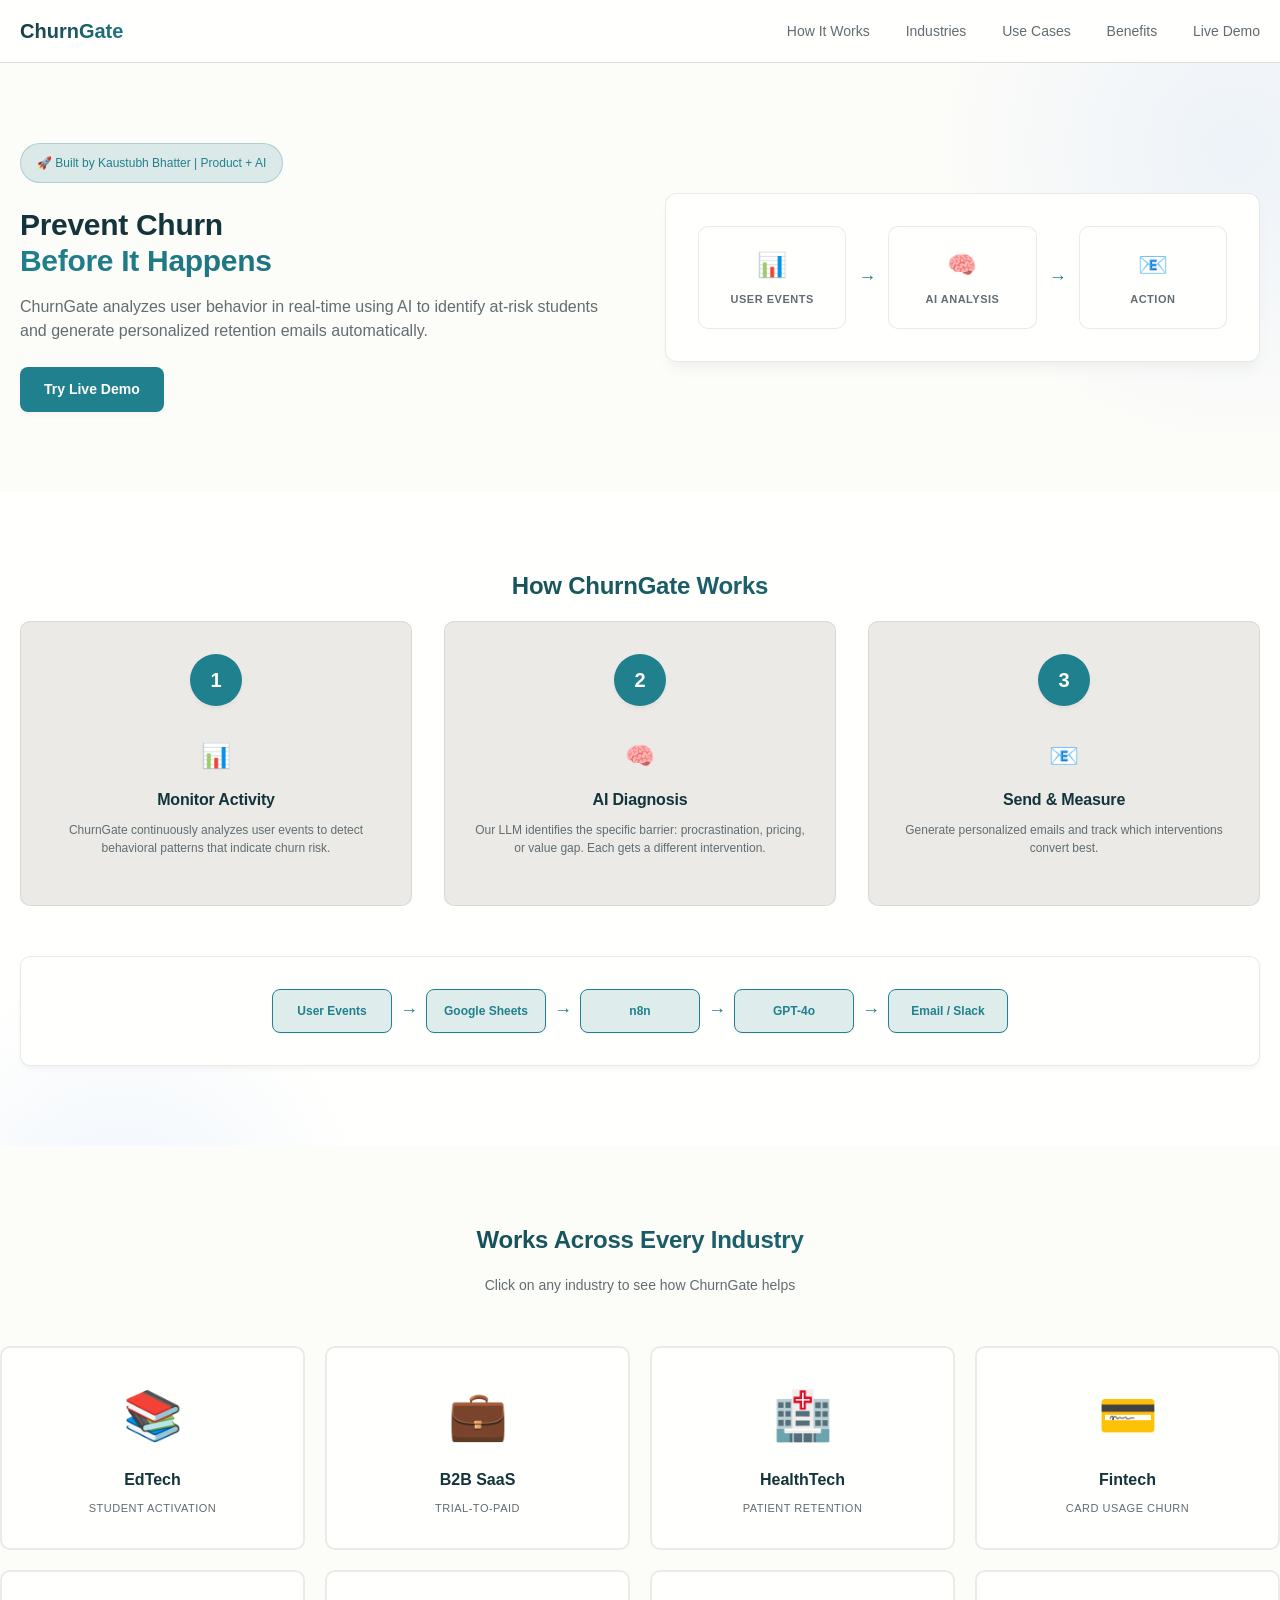
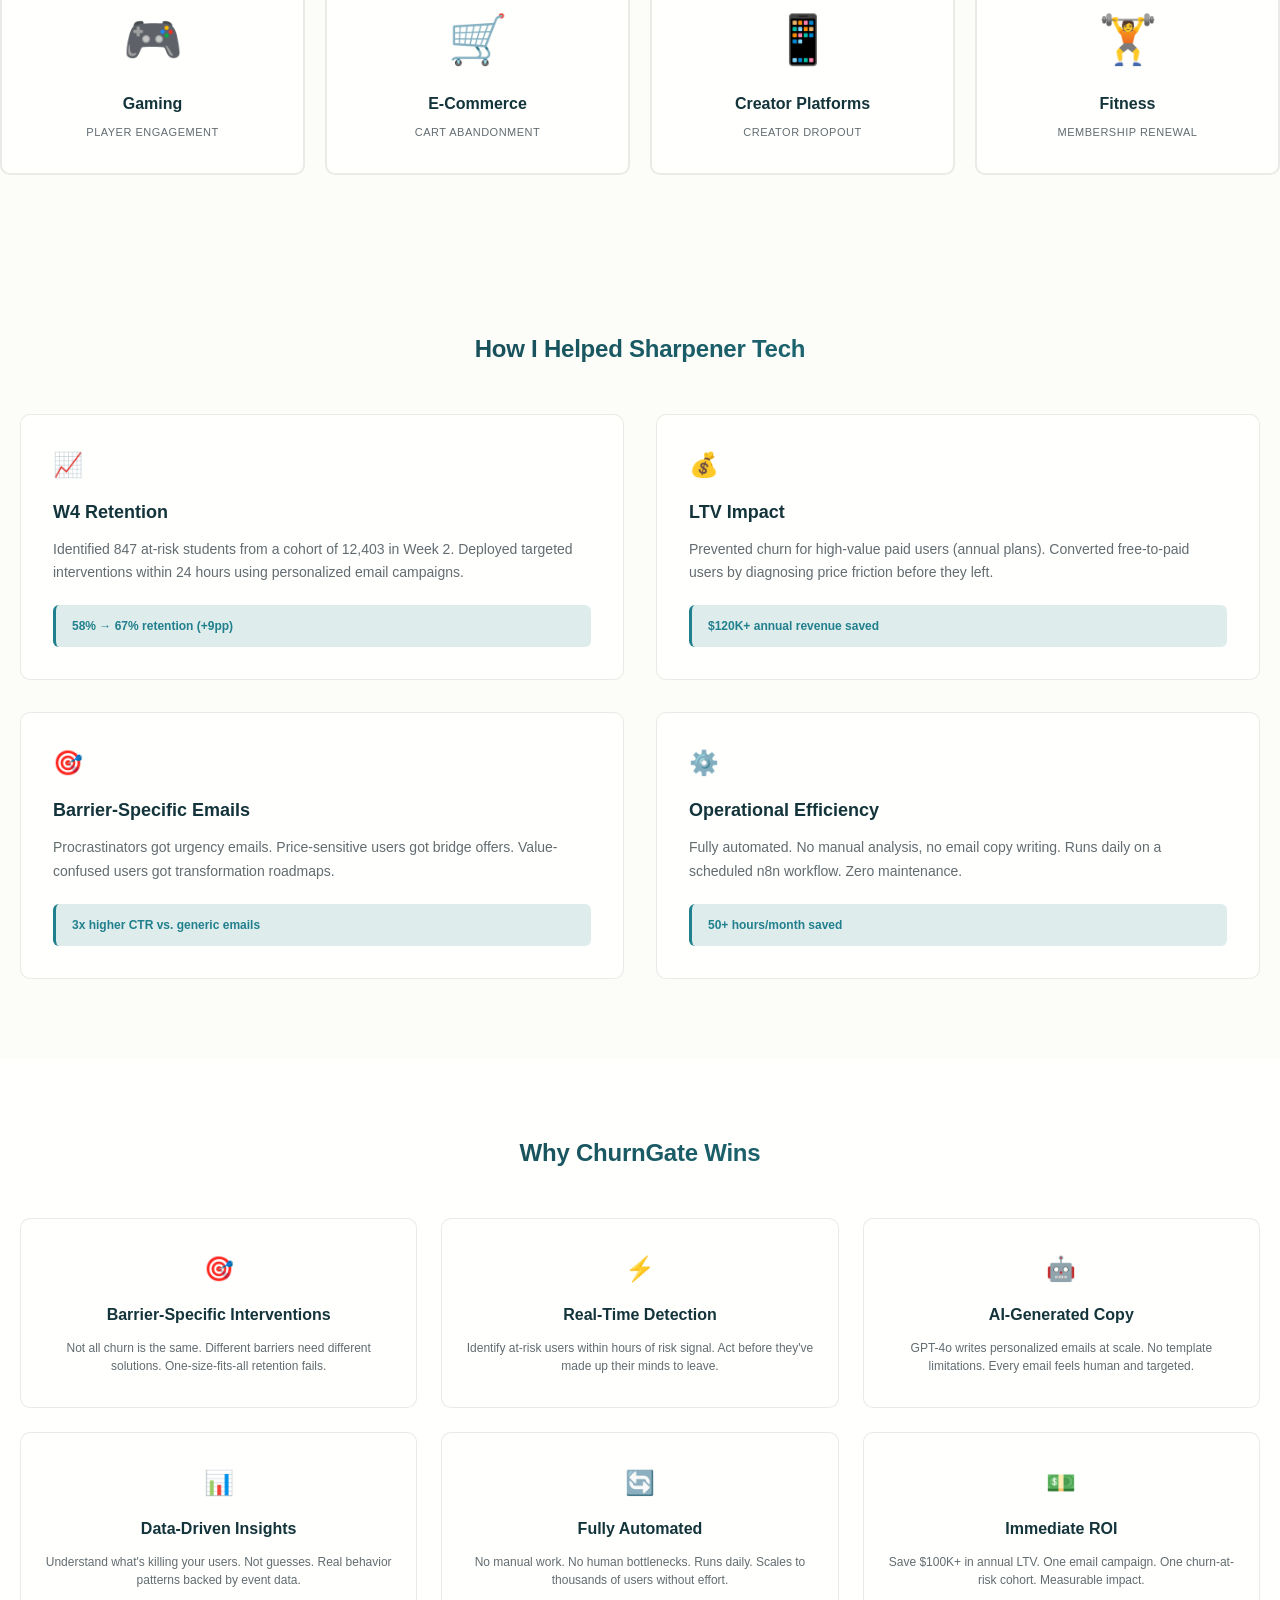
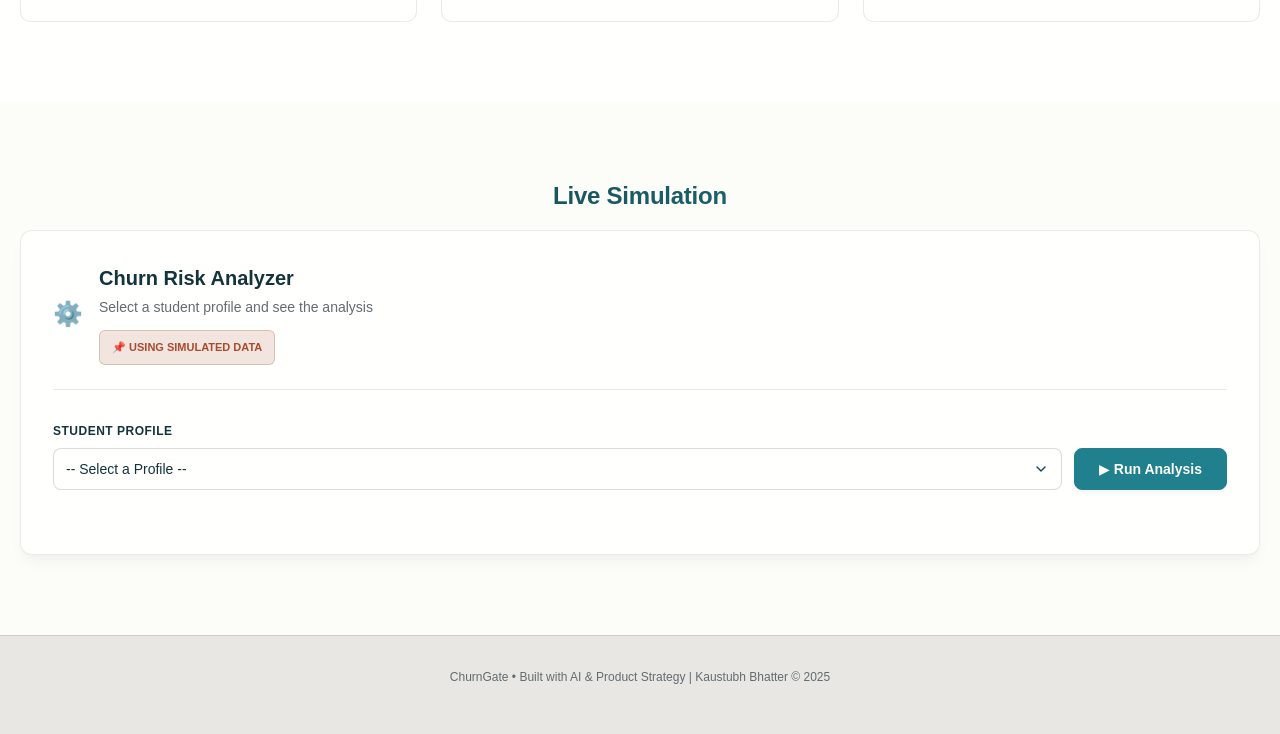
<file: indexold.html>
<!DOCTYPE html>
<html lang="en">
<head>
    <meta charset="UTF-8">
    <meta name="viewport" content="width=device-width, initial-scale=1.0">
    <title>ChurnGate - AI Retention Intelligence</title>
    <link rel="stylesheet" href="styles.css">
</head>
<body>
    <!-- HEADER -->
    <header>
        <div class="container">
            <div class="header-content">
                <div class="logo">Churn<span>Gate</span></div>
                <nav>
                    <a href="#how">How It Works</a>
                    <a href="#industries">Industries</a>
                    <a href="#use-cases">Use Cases</a>
                    <a href="#benefits">Benefits</a>
                    <a href="#simulation">Live Demo</a>
                </nav>
            </div>
        </div>
    </header>

    <!-- HERO -->
    <section class="hero">
        <div class="container">
            <div class="hero-content">
                <div class="hero-text">
                    <div class="maker-badge">🚀 Built by Kaustubh Bhatter | Product + AI</div>
                    <h1>Prevent Churn<br/><span>Before It Happens</span></h1>
                    <p>ChurnGate analyzes user behavior in real-time using AI to identify at-risk students and generate personalized retention emails automatically.</p>
                    <a href="#simulation" class="cta-button">Try Live Demo</a>
                </div>

                <div class="hero-graphic">
                    <div class="graphic-box">
                        <div class="graphic-item">
                            <div class="graphic-icon">📊</div>
                            <div class="graphic-label">User Events</div>
                        </div>
                        <div class="graphic-arrow">→</div>
                        <div class="graphic-item">
                            <div class="graphic-icon">🧠</div>
                            <div class="graphic-label">AI Analysis</div>
                        </div>
                        <div class="graphic-arrow">→</div>
                        <div class="graphic-item">
                            <div class="graphic-icon">📧</div>
                            <div class="graphic-label">Action</div>
                        </div>
                    </div>
                </div>
            </div>
        </div>
    </section>

    <!-- HOW IT WORKS -->
    <section class="how-it-works" id="how">
        <div class="container">
            <h2 class="section-title">How ChurnGate Works</h2>

            <div class="steps-grid">
                <div class="step">
                    <div class="step-number">1</div>
                    <div class="step-icon">📊</div>
                    <h3>Monitor Activity</h3>
                    <p>ChurnGate continuously analyzes user events to detect behavioral patterns that indicate churn risk.</p>
                </div>

                <div class="step">
                    <div class="step-number">2</div>
                    <div class="step-icon">🧠</div>
                    <h3>AI Diagnosis</h3>
                    <p>Our LLM identifies the specific barrier: procrastination, pricing, or value gap. Each gets a different intervention.</p>
                </div>

                <div class="step">
                    <div class="step-number">3</div>
                    <div class="step-icon">📧</div>
                    <h3>Send & Measure</h3>
                    <p>Generate personalized emails and track which interventions convert best.</p>
                </div>
            </div>

            <div class="flow-diagram">
                <div class="flow-container">
                    <div class="flow-item">
                        <div class="flow-box">User Events</div>
                    </div>
                    <div class="flow-arrow">→</div>
                    <div class="flow-item">
                        <div class="flow-box">Google Sheets</div>
                    </div>
                    <div class="flow-arrow">→</div>
                    <div class="flow-item">
                        <div class="flow-box">n8n</div>
                    </div>
                    <div class="flow-arrow">→</div>
                    <div class="flow-item">
                        <div class="flow-box">GPT-4o</div>
                    </div>
                    <div class="flow-arrow">→</div>
                    <div class="flow-item">
                        <div class="flow-box">Email / Slack</div>
                    </div>
                </div>
            </div>
        </div>
    </section>

    <!-- INDUSTRIES -->
    <section class="industries-section" id="industries">
        <div class="container">
            <h2 class="section-title">Works Across Every Industry</h2>
            <p class="section-subtitle">Click on any industry to see how ChurnGate helps</p>
        </div>
        
        <div class="industries-grid">
            <div class="industry-card" data-industry="edtech">
                <div class="industry-icon">📚</div>
                <div class="industry-name">EdTech</div>
                <div class="industry-subtitle-small">Student Activation</div>
            </div>

            <div class="industry-card" data-industry="saas">
                <div class="industry-icon">💼</div>
                <div class="industry-name">B2B SaaS</div>
                <div class="industry-subtitle-small">Trial-to-Paid</div>
            </div>

            <div class="industry-card" data-industry="healthtech">
                <div class="industry-icon">🏥</div>
                <div class="industry-name">HealthTech</div>
                <div class="industry-subtitle-small">Patient Retention</div>
            </div>

            <div class="industry-card" data-industry="fintech">
                <div class="industry-icon">💳</div>
                <div class="industry-name">Fintech</div>
                <div class="industry-subtitle-small">Card Usage Churn</div>
            </div>

            <div class="industry-card" data-industry="gaming">
                <div class="industry-icon">🎮</div>
                <div class="industry-name">Gaming</div>
                <div class="industry-subtitle-small">Player Engagement</div>
            </div>

            <div class="industry-card" data-industry="ecommerce">
                <div class="industry-icon">🛒</div>
                <div class="industry-name">E-Commerce</div>
                <div class="industry-subtitle-small">Cart Abandonment</div>
            </div>

            <div class="industry-card" data-industry="creators">
                <div class="industry-icon">📱</div>
                <div class="industry-name">Creator Platforms</div>
                <div class="industry-subtitle-small">Creator Dropout</div>
            </div>

            <div class="industry-card" data-industry="fitness">
                <div class="industry-icon">🏋️</div>
                <div class="industry-name">Fitness</div>
                <div class="industry-subtitle-small">Membership Renewal</div>
            </div>
        </div>

        <!-- Industry Detail Modal -->
        <div class="industry-modal" id="industryModal">
            <div class="modal-overlay" onclick="closeIndustryModal()"></div>
            <div class="modal-content">
                <button class="modal-close" onclick="closeIndustryModal()">✕</button>
                <div class="modal-header">
                    <div class="modal-icon" id="modalIcon"></div>
                    <div>
                        <h3 id="modalTitle"></h3>
                        <p id="modalSubtitle"></p>
                    </div>
                </div>
                <div class="modal-body">
                    <div id="modalDescription"></div>
                </div>
                <div class="modal-footer">
                    <button class="modal-cta" onclick="closeIndustryModal()">Got It</button>
                </div>
            </div>
        </div>
    </section>

    <!-- USE CASES -->
    <section class="use-cases-section" id="use-cases">
        <div class="container">
            <h2 class="section-title">How I Helped Sharpener Tech</h2>

            <div class="use-case-grid">
                <div class="use-case-card">
                    <div class="use-case-icon">📈</div>
                    <div class="use-case-title">W4 Retention</div>
                    <div class="use-case-description">
                        Identified 847 at-risk students from a cohort of 12,403 in Week 2. Deployed targeted interventions within 24 hours using personalized email campaigns.
                    </div>
                    <div class="use-case-result">58% → 67% retention (+9pp)</div>
                </div>

                <div class="use-case-card">
                    <div class="use-case-icon">💰</div>
                    <div class="use-case-title">LTV Impact</div>
                    <div class="use-case-description">
                        Prevented churn for high-value paid users (annual plans). Converted free-to-paid users by diagnosing price friction before they left.
                    </div>
                    <div class="use-case-result">$120K+ annual revenue saved</div>
                </div>

                <div class="use-case-card">
                    <div class="use-case-icon">🎯</div>
                    <div class="use-case-title">Barrier-Specific Emails</div>
                    <div class="use-case-description">
                        Procrastinators got urgency emails. Price-sensitive users got bridge offers. Value-confused users got transformation roadmaps.
                    </div>
                    <div class="use-case-result">3x higher CTR vs. generic emails</div>
                </div>

                <div class="use-case-card">
                    <div class="use-case-icon">⚙️</div>
                    <div class="use-case-title">Operational Efficiency</div>
                    <div class="use-case-description">
                        Fully automated. No manual analysis, no email copy writing. Runs daily on a scheduled n8n workflow. Zero maintenance.
                    </div>
                    <div class="use-case-result">50+ hours/month saved</div>
                </div>
            </div>
        </div>
    </section>

    <!-- BENEFITS -->
    <section class="benefits-section" id="benefits">
        <div class="container">
            <h2 class="section-title">Why ChurnGate Wins</h2>

            <div class="benefits-grid">
                <div class="benefit-card">
                    <div class="benefit-icon">🎯</div>
                    <div class="benefit-title">Barrier-Specific Interventions</div>
                    <div class="benefit-description">Not all churn is the same. Different barriers need different solutions. One-size-fits-all retention fails.</div>
                </div>

                <div class="benefit-card">
                    <div class="benefit-icon">⚡</div>
                    <div class="benefit-title">Real-Time Detection</div>
                    <div class="benefit-description">Identify at-risk users within hours of risk signal. Act before they've made up their minds to leave.</div>
                </div>

                <div class="benefit-card">
                    <div class="benefit-icon">🤖</div>
                    <div class="benefit-title">AI-Generated Copy</div>
                    <div class="benefit-description">GPT-4o writes personalized emails at scale. No template limitations. Every email feels human and targeted.</div>
                </div>

                <div class="benefit-card">
                    <div class="benefit-icon">📊</div>
                    <div class="benefit-title">Data-Driven Insights</div>
                    <div class="benefit-description">Understand what's killing your users. Not guesses. Real behavior patterns backed by event data.</div>
                </div>

                <div class="benefit-card">
                    <div class="benefit-icon">🔄</div>
                    <div class="benefit-title">Fully Automated</div>
                    <div class="benefit-description">No manual work. No human bottlenecks. Runs daily. Scales to thousands of users without effort.</div>
                </div>

                <div class="benefit-card">
                    <div class="benefit-icon">💵</div>
                    <div class="benefit-title">Immediate ROI</div>
                    <div class="benefit-description">Save $100K+ in annual LTV. One email campaign. One churn-at-risk cohort. Measurable impact.</div>
                </div>
            </div>
        </div>
    </section>

    <!-- SIMULATION -->
    <section class="simulation-section" id="simulation">
        <div class="container">
            <h2 class="section-title">Live Simulation</h2>

            <div class="simulation-container">
                <div class="simulation-header">
                    <div class="simulation-icon">⚙️</div>
                    <div>
                        <div class="simulation-title">Churn Risk Analyzer</div>
                        <div class="simulation-subtitle">Select a student profile and see the analysis</div>
                        <div class="simulated-badge">📌 Using Simulated Data</div>
                    </div>
                </div>

                <div class="controls">
                    <div class="control-group">
                        <label class="control-label">Student Profile</label>
                        <select id="profileSelect" onchange="handleProfileChange()">
                            <option value="">-- Select a Profile --</option>
                            <option value="procrastinator">Rahul Singh (Procrastinator)</option>
                            <option value="price_friction">Priya Sharma (Price Friction)</option>
                            <option value="value_gap">Arjun Patel (Value Gap)</option>
                            <option value="low_engagement">Neha Gupta (Low Engagement)</option>
                            <option value="feature_confusion">Aditya Verma (Feature Confusion)</option>
                            <option value="time_constraint">Zara Khan (Time Constraint)</option>
                        </select>
                    </div>
                    <button class="run-button" id="analyzeBtn" onclick="runAnalysis()">▶ Run Analysis</button>
                </div>

                <div class="results-area" id="resultsArea">
                    <div class="pipeline">
                        <div class="pipeline-step" id="step1">
                            <div class="step-label">Step 1</div>
                            <div class="step-content">Fetching Events</div>
                        </div>
                        <div class="pipeline-step" id="step2">
                            <div class="step-label">Step 2</div>
                            <div class="step-content">Detect Signals</div>
                        </div>
                        <div class="pipeline-step" id="step3">
                            <div class="step-label">Step 3</div>
                            <div class="step-content">AI Reasoning</div>
                        </div>
                        <div class="pipeline-step" id="step4">
                            <div class="step-label">Step 4</div>
                            <div class="step-content">Results</div>
                        </div>
                    </div>

                    <!-- Events Stream -->
                    <div id="eventsStreamContainer" style="display: none;">
                        <div style="font-size: 12px; font-weight: 600; color: #3b82f6; margin-bottom: 8px; text-transform: uppercase;">📊 Events Timeline</div>
                        <div class="events-stream" id="eventsStream"></div>
                    </div>

                    <!-- Reasoning Section -->
                    <div class="reasoning-section" id="reasoningSection">
                        <div class="reasoning-title">🧠 AI Reasoning</div>
                        <div class="reasoning-content" id="reasoningContent"></div>
                    </div>

                    <div class="results-grid" id="resultsGrid" style="display: none;">
                        <div class="result-card">
                            <div class="result-label">Risk Level</div>
                            <div class="result-value" id="riskLevel">High</div>
                            <div class="result-description" id="riskDesc">User at immediate churn risk</div>
                        </div>

                        <div class="result-card">
                            <div class="result-label">Churn Category</div>
                            <div class="result-value" id="barrier">Price Friction</div>
                            <div class="result-description" id="barrierDesc">Specific reason for churn</div>
                        </div>
                    </div>

                    <!-- Intervention Section -->
                    <div class="intervention-section" id="interventionSection">
                        <div class="intervention-title">✅ Recommended Intervention</div>
                        <div class="intervention-method">
                            <div class="method-badge recommended">📧 Email (Recommended)</div>
                        </div>
                        <div class="email-section" id="emailSection">
                            <div class="email-header">📧 AI-Generated Email Draft</div>
                            <div class="email-content" id="emailContent"></div>
                        </div>
                    </div>
                </div>
            </div>
        </div>
    </section>

    <!-- FOOTER -->
    <footer>
        <div class="container">
            <p>ChurnGate • Built with AI & Product Strategy | Kaustubh Bhatter © 2025</p>
        </div>
    </footer>

    <script src="script.js"></script>
</body>
</html>
</file>
<file: styles.css>
:root {
  /* Primitive Color Tokens */
  --color-white: rgba(255, 255, 255, 1);
  --color-black: rgba(0, 0, 0, 1);
  --color-cream-50: rgba(252, 252, 249, 1);
  --color-cream-100: rgba(255, 255, 253, 1);
  --color-gray-200: rgba(245, 245, 245, 1);
  --color-gray-300: rgba(167, 169, 169, 1);
  --color-gray-400: rgba(119, 124, 124, 1);
  --color-slate-500: rgba(98, 108, 113, 1);
  --color-brown-600: rgba(94, 82, 64, 1);
  --color-charcoal-700: rgba(31, 33, 33, 1);
  --color-charcoal-800: rgba(38, 40, 40, 1);
  --color-slate-900: rgba(19, 52, 59, 1);
  --color-teal-300: rgba(50, 184, 198, 1);
  --color-teal-400: rgba(45, 166, 178, 1);
  --color-teal-500: rgba(33, 128, 141, 1);
  --color-teal-600: rgba(29, 116, 128, 1);
  --color-teal-700: rgba(26, 104, 115, 1);
  --color-teal-800: rgba(41, 150, 161, 1);
  --color-red-400: rgba(255, 84, 89, 1);
  --color-red-500: rgba(192, 21, 47, 1);
  --color-orange-400: rgba(230, 129, 97, 1);
  --color-orange-500: rgba(168, 75, 47, 1);

  /* RGB versions for opacity control */
  --color-brown-600-rgb: 94, 82, 64;
  --color-teal-500-rgb: 33, 128, 141;
  --color-slate-900-rgb: 19, 52, 59;
  --color-slate-500-rgb: 98, 108, 113;
  --color-red-500-rgb: 192, 21, 47;
  --color-red-400-rgb: 255, 84, 89;
  --color-orange-500-rgb: 168, 75, 47;
  --color-orange-400-rgb: 230, 129, 97;

  /* Background color tokens (Light Mode) */
  --color-bg-1: rgba(59, 130, 246, 0.08); /* Light blue */
  --color-bg-2: rgba(245, 158, 11, 0.08); /* Light yellow */
  --color-bg-3: rgba(34, 197, 94, 0.08); /* Light green */
  --color-bg-4: rgba(239, 68, 68, 0.08); /* Light red */
  --color-bg-5: rgba(147, 51, 234, 0.08); /* Light purple */
  --color-bg-6: rgba(249, 115, 22, 0.08); /* Light orange */
  --color-bg-7: rgba(236, 72, 153, 0.08); /* Light pink */
  --color-bg-8: rgba(6, 182, 212, 0.08); /* Light cyan */

  /* Semantic Color Tokens (Light Mode) */
  --color-background: var(--color-cream-50);
  --color-surface: var(--color-cream-100);
  --color-text: var(--color-slate-900);
  --color-text-secondary: var(--color-slate-500);
  --color-primary: var(--color-teal-500);
  --color-primary-hover: var(--color-teal-600);
  --color-primary-active: var(--color-teal-700);
  --color-secondary: rgba(var(--color-brown-600-rgb), 0.12);
  --color-secondary-hover: rgba(var(--color-brown-600-rgb), 0.2);
  --color-secondary-active: rgba(var(--color-brown-600-rgb), 0.25);
  --color-border: rgba(var(--color-brown-600-rgb), 0.2);
  --color-btn-primary-text: var(--color-cream-50);
  --color-card-border: rgba(var(--color-brown-600-rgb), 0.12);
  --color-card-border-inner: rgba(var(--color-brown-600-rgb), 0.12);
  --color-error: var(--color-red-500);
  --color-success: var(--color-teal-500);
  --color-warning: var(--color-orange-500);
  --color-info: var(--color-slate-500);
  --color-focus-ring: rgba(var(--color-teal-500-rgb), 0.4);
  --color-select-caret: rgba(var(--color-slate-900-rgb), 0.8);

  /* Common style patterns */
  --focus-ring: 0 0 0 3px var(--color-focus-ring);
  --focus-outline: 2px solid var(--color-primary);
  --status-bg-opacity: 0.15;
  --status-border-opacity: 0.25;
  --select-caret-light: url("data:image/svg+xml,%3Csvg xmlns='http://www.w3.org/2000/svg' width='16' height='16' viewBox='0 0 24 24' fill='none' stroke='%23134252' stroke-width='2' stroke-linecap='round' stroke-linejoin='round'%3E%3Cpolyline points='6 9 12 15 18 9'%3E%3C/polyline%3E%3C/svg%3E");
  --select-caret-dark: url("data:image/svg+xml,%3Csvg xmlns='http://www.w3.org/2000/svg' width='16' height='16' viewBox='0 0 24 24' fill='none' stroke='%23f5f5f5' stroke-width='2' stroke-linecap='round' stroke-linejoin='round'%3E%3Cpolyline points='6 9 12 15 18 9'%3E%3C/polyline%3E%3C/svg%3E");

  /* RGB versions for opacity control */
  --color-success-rgb: 33, 128, 141;
  --color-error-rgb: 192, 21, 47;
  --color-warning-rgb: 168, 75, 47;
  --color-info-rgb: 98, 108, 113;

  /* Typography */
  --font-family-base: "FKGroteskNeue", "Geist", "Inter", -apple-system,
    BlinkMacSystemFont, "Segoe UI", Roboto, sans-serif;
  --font-family-mono: "Berkeley Mono", ui-monospace, SFMono-Regular, Menlo,
    Monaco, Consolas, monospace;
  --font-size-xs: 11px;
  --font-size-sm: 12px;
  --font-size-base: 14px;
  --font-size-md: 14px;
  --font-size-lg: 16px;
  --font-size-xl: 18px;
  --font-size-2xl: 20px;
  --font-size-3xl: 24px;
  --font-size-4xl: 30px;
  --font-weight-normal: 400;
  --font-weight-medium: 500;
  --font-weight-semibold: 550;
  --font-weight-bold: 600;
  --line-height-tight: 1.2;
  --line-height-normal: 1.5;
  --letter-spacing-tight: -0.01em;

  /* Spacing */
  --space-0: 0;
  --space-1: 1px;
  --space-2: 2px;
  --space-4: 4px;
  --space-6: 6px;
  --space-8: 8px;
  --space-10: 10px;
  --space-12: 12px;
  --space-16: 16px;
  --space-20: 20px;
  --space-24: 24px;
  --space-32: 32px;

  /* Border Radius */
  --radius-sm: 6px;
  --radius-base: 8px;
  --radius-md: 10px;
  --radius-lg: 12px;
  --radius-full: 9999px;

  /* Shadows */
  --shadow-xs: 0 1px 2px rgba(0, 0, 0, 0.02);
  --shadow-sm: 0 1px 3px rgba(0, 0, 0, 0.04), 0 1px 2px rgba(0, 0, 0, 0.02);
  --shadow-md: 0 4px 6px -1px rgba(0, 0, 0, 0.04),
    0 2px 4px -1px rgba(0, 0, 0, 0.02);
  --shadow-lg: 0 10px 15px -3px rgba(0, 0, 0, 0.04),
    0 4px 6px -2px rgba(0, 0, 0, 0.02);
  --shadow-inset-sm: inset 0 1px 0 rgba(255, 255, 255, 0.15),
    inset 0 -1px 0 rgba(0, 0, 0, 0.03);

  /* Animation */
  --duration-fast: 150ms;
  --duration-normal: 250ms;
  --ease-standard: cubic-bezier(0.16, 1, 0.3, 1);

  /* Layout */
  --container-sm: 640px;
  --container-md: 768px;
  --container-lg: 1024px;
  --container-xl: 1280px;
}

/* Dark mode colors */
@media (prefers-color-scheme: dark) {
  :root {
    /* RGB versions for opacity control (Dark Mode) */
    --color-gray-400-rgb: 119, 124, 124;
    --color-teal-300-rgb: 50, 184, 198;
    --color-gray-300-rgb: 167, 169, 169;
    --color-gray-200-rgb: 245, 245, 245;

    /* Background color tokens (Dark Mode) */
    --color-bg-1: rgba(29, 78, 216, 0.15); /* Dark blue */
    --color-bg-2: rgba(180, 83, 9, 0.15); /* Dark yellow */
    --color-bg-3: rgba(21, 128, 61, 0.15); /* Dark green */
    --color-bg-4: rgba(185, 28, 28, 0.15); /* Dark red */
    --color-bg-5: rgba(107, 33, 168, 0.15); /* Dark purple */
    --color-bg-6: rgba(194, 65, 12, 0.15); /* Dark orange */
    --color-bg-7: rgba(190, 24, 93, 0.15); /* Dark pink */
    --color-bg-8: rgba(8, 145, 178, 0.15); /* Dark cyan */

    /* Semantic Color Tokens (Dark Mode) */
    --color-background: var(--color-charcoal-700);
    --color-surface: var(--color-charcoal-800);
    --color-text: var(--color-gray-200);
    --color-text-secondary: rgba(var(--color-gray-300-rgb), 0.7);
    --color-primary: var(--color-teal-300);
    --color-primary-hover: var(--color-teal-400);
    --color-primary-active: var(--color-teal-800);
    --color-secondary: rgba(var(--color-gray-400-rgb), 0.15);
    --color-secondary-hover: rgba(var(--color-gray-400-rgb), 0.25);
    --color-secondary-active: rgba(var(--color-gray-400-rgb), 0.3);
    --color-border: rgba(var(--color-gray-400-rgb), 0.3);
    --color-error: var(--color-red-400);
    --color-success: var(--color-teal-300);
    --color-warning: var(--color-orange-400);
    --color-info: var(--color-gray-300);
    --color-focus-ring: rgba(var(--color-teal-300-rgb), 0.4);
    --color-btn-primary-text: var(--color-slate-900);
    --color-card-border: rgba(var(--color-gray-400-rgb), 0.2);
    --color-card-border-inner: rgba(var(--color-gray-400-rgb), 0.15);
    --shadow-inset-sm: inset 0 1px 0 rgba(255, 255, 255, 0.1),
      inset 0 -1px 0 rgba(0, 0, 0, 0.15);
    --button-border-secondary: rgba(var(--color-gray-400-rgb), 0.2);
    --color-border-secondary: rgba(var(--color-gray-400-rgb), 0.2);
    --color-select-caret: rgba(var(--color-gray-200-rgb), 0.8);

    /* Common style patterns - updated for dark mode */
    --focus-ring: 0 0 0 3px var(--color-focus-ring);
    --focus-outline: 2px solid var(--color-primary);
    --status-bg-opacity: 0.15;
    --status-border-opacity: 0.25;
    --select-caret-light: url("data:image/svg+xml,%3Csvg xmlns='http://www.w3.org/2000/svg' width='16' height='16' viewBox='0 0 24 24' fill='none' stroke='%23134252' stroke-width='2' stroke-linecap='round' stroke-linejoin='round'%3E%3Cpolyline points='6 9 12 15 18 9'%3E%3C/polyline%3E%3C/svg%3E");
    --select-caret-dark: url("data:image/svg+xml,%3Csvg xmlns='http://www.w3.org/2000/svg' width='16' height='16' viewBox='0 0 24 24' fill='none' stroke='%23f5f5f5' stroke-width='2' stroke-linecap='round' stroke-linejoin='round'%3E%3Cpolyline points='6 9 12 15 18 9'%3E%3C/polyline%3E%3C/svg%3E");

    /* RGB versions for dark mode */
    --color-success-rgb: var(--color-teal-300-rgb);
    --color-error-rgb: var(--color-red-400-rgb);
    --color-warning-rgb: var(--color-orange-400-rgb);
    --color-info-rgb: var(--color-gray-300-rgb);
  }
}

/* Data attribute for manual theme switching */
[data-color-scheme="dark"] {
  /* RGB versions for opacity control (dark mode) */
  --color-gray-400-rgb: 119, 124, 124;
  --color-teal-300-rgb: 50, 184, 198;
  --color-gray-300-rgb: 167, 169, 169;
  --color-gray-200-rgb: 245, 245, 245;

  /* Colorful background palette - Dark Mode */
  --color-bg-1: rgba(29, 78, 216, 0.15); /* Dark blue */
  --color-bg-2: rgba(180, 83, 9, 0.15); /* Dark yellow */
  --color-bg-3: rgba(21, 128, 61, 0.15); /* Dark green */
  --color-bg-4: rgba(185, 28, 28, 0.15); /* Dark red */
  --color-bg-5: rgba(107, 33, 168, 0.15); /* Dark purple */
  --color-bg-6: rgba(194, 65, 12, 0.15); /* Dark orange */
  --color-bg-7: rgba(190, 24, 93, 0.15); /* Dark pink */
  --color-bg-8: rgba(8, 145, 178, 0.15); /* Dark cyan */

  /* Semantic Color Tokens (Dark Mode) */
  --color-background: var(--color-charcoal-700);
  --color-surface: var(--color-charcoal-800);
  --color-text: var(--color-gray-200);
  --color-text-secondary: rgba(var(--color-gray-300-rgb), 0.7);
  --color-primary: var(--color-teal-300);
  --color-primary-hover: var(--color-teal-400);
  --color-primary-active: var(--color-teal-800);
  --color-secondary: rgba(var(--color-gray-400-rgb), 0.15);
  --color-secondary-hover: rgba(var(--color-gray-400-rgb), 0.25);
  --color-secondary-active: rgba(var(--color-gray-400-rgb), 0.3);
  --color-border: rgba(var(--color-gray-400-rgb), 0.3);
  --color-error: var(--color-red-400);
  --color-success: var(--color-teal-300);
  --color-warning: var(--color-orange-400);
  --color-info: var(--color-gray-300);
  --color-focus-ring: rgba(var(--color-teal-300-rgb), 0.4);
  --color-btn-primary-text: var(--color-slate-900);
  --color-card-border: rgba(var(--color-gray-400-rgb), 0.15);
  --color-card-border-inner: rgba(var(--color-gray-400-rgb), 0.15);
  --shadow-inset-sm: inset 0 1px 0 rgba(255, 255, 255, 0.1),
    inset 0 -1px 0 rgba(0, 0, 0, 0.15);
  --color-border-secondary: rgba(var(--color-gray-400-rgb), 0.2);
  --color-select-caret: rgba(var(--color-gray-200-rgb), 0.8);

  /* Common style patterns - updated for dark mode */
  --focus-ring: 0 0 0 3px var(--color-focus-ring);
  --focus-outline: 2px solid var(--color-primary);
  --status-bg-opacity: 0.15;
  --status-border-opacity: 0.25;
  --select-caret-light: url("data:image/svg+xml,%3Csvg xmlns='http://www.w3.org/2000/svg' width='16' height='16' viewBox='0 0 24 24' fill='none' stroke='%23134252' stroke-width='2' stroke-linecap='round' stroke-linejoin='round'%3E%3Cpolyline points='6 9 12 15 18 9'%3E%3C/polyline%3E%3C/svg%3E");
  --select-caret-dark: url("data:image/svg+xml,%3Csvg xmlns='http://www.w3.org/2000/svg' width='16' height='16' viewBox='0 0 24 24' fill='none' stroke='%23f5f5f5' stroke-width='2' stroke-linecap='round' stroke-linejoin='round'%3E%3Cpolyline points='6 9 12 15 18 9'%3E%3C/polyline%3E%3C/svg%3E");

  /* RGB versions for dark mode */
  --color-success-rgb: var(--color-teal-300-rgb);
  --color-error-rgb: var(--color-red-400-rgb);
  --color-warning-rgb: var(--color-orange-400-rgb);
  --color-info-rgb: var(--color-gray-300-rgb);
}

[data-color-scheme="light"] {
  /* RGB versions for opacity control (light mode) */
  --color-brown-600-rgb: 94, 82, 64;
  --color-teal-500-rgb: 33, 128, 141;
  --color-slate-900-rgb: 19, 52, 59;

  /* Semantic Color Tokens (Light Mode) */
  --color-background: var(--color-cream-50);
  --color-surface: var(--color-cream-100);
  --color-text: var(--color-slate-900);
  --color-text-secondary: var(--color-slate-500);
  --color-primary: var(--color-teal-500);
  --color-primary-hover: var(--color-teal-600);
  --color-primary-active: var(--color-teal-700);
  --color-secondary: rgba(var(--color-brown-600-rgb), 0.12);
  --color-secondary-hover: rgba(var(--color-brown-600-rgb), 0.2);
  --color-secondary-active: rgba(var(--color-brown-600-rgb), 0.25);
  --color-border: rgba(var(--color-brown-600-rgb), 0.2);
  --color-btn-primary-text: var(--color-cream-50);
  --color-card-border: rgba(var(--color-brown-600-rgb), 0.12);
  --color-card-border-inner: rgba(var(--color-brown-600-rgb), 0.12);
  --color-error: var(--color-red-500);
  --color-success: var(--color-teal-500);
  --color-warning: var(--color-orange-500);
  --color-info: var(--color-slate-500);
  --color-focus-ring: rgba(var(--color-teal-500-rgb), 0.4);

  /* RGB versions for light mode */
  --color-success-rgb: var(--color-teal-500-rgb);
  --color-error-rgb: var(--color-red-500-rgb);
  --color-warning-rgb: var(--color-orange-500-rgb);
  --color-info-rgb: var(--color-slate-500-rgb);
}

/* Base styles */
html {
  font-size: var(--font-size-base);
  font-family: var(--font-family-base);
  line-height: var(--line-height-normal);
  color: var(--color-text);
  background-color: var(--color-background);
  -webkit-font-smoothing: antialiased;
  box-sizing: border-box;
}

body {
  margin: 0;
  padding: 0;
}

*,
*::before,
*::after {
  box-sizing: inherit;
}

/* Typography */
h1,
h2,
h3,
h4,
h5,
h6 {
  margin: 0;
  font-weight: var(--font-weight-semibold);
  line-height: var(--line-height-tight);
  color: var(--color-text);
  letter-spacing: var(--letter-spacing-tight);
}

h1 {
  font-size: var(--font-size-4xl);
}
h2 {
  font-size: var(--font-size-3xl);
}
h3 {
  font-size: var(--font-size-2xl);
}
h4 {
  font-size: var(--font-size-xl);
}
h5 {
  font-size: var(--font-size-lg);
}
h6 {
  font-size: var(--font-size-md);
}

p {
  margin: 0 0 var(--space-16) 0;
}

a {
  color: var(--color-primary);
  text-decoration: none;
  transition: color var(--duration-fast) var(--ease-standard);
}

a:hover {
  color: var(--color-primary-hover);
}

code,
pre {
  font-family: var(--font-family-mono);
  font-size: calc(var(--font-size-base) * 0.95);
  background-color: var(--color-secondary);
  border-radius: var(--radius-sm);
}

code {
  padding: var(--space-1) var(--space-4);
}

pre {
  padding: var(--space-16);
  margin: var(--space-16) 0;
  overflow: auto;
  border: 1px solid var(--color-border);
}

pre code {
  background: none;
  padding: 0;
}

/* Buttons */
.btn {
  display: inline-flex;
  align-items: center;
  justify-content: center;
  padding: var(--space-8) var(--space-16);
  border-radius: var(--radius-base);
  font-size: var(--font-size-base);
  font-weight: 500;
  line-height: 1.5;
  cursor: pointer;
  transition: all var(--duration-normal) var(--ease-standard);
  border: none;
  text-decoration: none;
  position: relative;
}

.btn:focus-visible {
  outline: none;
  box-shadow: var(--focus-ring);
}

.btn--primary {
  background: var(--color-primary);
  color: var(--color-btn-primary-text);
}

.btn--primary:hover {
  background: var(--color-primary-hover);
}

.btn--primary:active {
  background: var(--color-primary-active);
}

.btn--secondary {
  background: var(--color-secondary);
  color: var(--color-text);
}

.btn--secondary:hover {
  background: var(--color-secondary-hover);
}

.btn--secondary:active {
  background: var(--color-secondary-active);
}

.btn--outline {
  background: transparent;
  border: 1px solid var(--color-border);
  color: var(--color-text);
}

.btn--outline:hover {
  background: var(--color-secondary);
}

.btn--sm {
  padding: var(--space-4) var(--space-12);
  font-size: var(--font-size-sm);
  border-radius: var(--radius-sm);
}

.btn--lg {
  padding: var(--space-10) var(--space-20);
  font-size: var(--font-size-lg);
  border-radius: var(--radius-md);
}

.btn--full-width {
  width: 100%;
}

.btn:disabled {
  opacity: 0.5;
  cursor: not-allowed;
}

/* Form elements */
.form-control {
  display: block;
  width: 100%;
  padding: var(--space-8) var(--space-12);
  font-size: var(--font-size-md);
  line-height: 1.5;
  color: var(--color-text);
  background-color: var(--color-surface);
  border: 1px solid var(--color-border);
  border-radius: var(--radius-base);
  transition: border-color var(--duration-fast) var(--ease-standard),
    box-shadow var(--duration-fast) var(--ease-standard);
}

textarea.form-control {
  font-family: var(--font-family-base);
  font-size: var(--font-size-base);
}

select.form-control {
  padding: var(--space-8) var(--space-12);
  -webkit-appearance: none;
  -moz-appearance: none;
  appearance: none;
  background-image: var(--select-caret-light);
  background-repeat: no-repeat;
  background-position: right var(--space-12) center;
  background-size: 16px;
  padding-right: var(--space-32);
}

/* Add a dark mode specific caret */
@media (prefers-color-scheme: dark) {
  select.form-control {
    background-image: var(--select-caret-dark);
  }
}

/* Also handle data-color-scheme */
[data-color-scheme="dark"] select.form-control {
  background-image: var(--select-caret-dark);
}

[data-color-scheme="light"] select.form-control {
  background-image: var(--select-caret-light);
}

.form-control:focus {
  border-color: var(--color-primary);
  outline: var(--focus-outline);
}

.form-label {
  display: block;
  margin-bottom: var(--space-8);
  font-weight: var(--font-weight-medium);
  font-size: var(--font-size-sm);
}

.form-group {
  margin-bottom: var(--space-16);
}

/* Card component */
.card {
  background-color: var(--color-surface);
  border-radius: var(--radius-lg);
  border: 1px solid var(--color-card-border);
  box-shadow: var(--shadow-sm);
  overflow: hidden;
  transition: box-shadow var(--duration-normal) var(--ease-standard);
}

.card:hover {
  box-shadow: var(--shadow-md);
}

.card__body {
  padding: var(--space-16);
}

.card__header,
.card__footer {
  padding: var(--space-16);
  border-bottom: 1px solid var(--color-card-border-inner);
}

/* Status indicators - simplified with CSS variables */
.status {
  display: inline-flex;
  align-items: center;
  padding: var(--space-6) var(--space-12);
  border-radius: var(--radius-full);
  font-weight: var(--font-weight-medium);
  font-size: var(--font-size-sm);
}

.status--success {
  background-color: rgba(
    var(--color-success-rgb, 33, 128, 141),
    var(--status-bg-opacity)
  );
  color: var(--color-success);
  border: 1px solid
    rgba(var(--color-success-rgb, 33, 128, 141), var(--status-border-opacity));
}

.status--error {
  background-color: rgba(
    var(--color-error-rgb, 192, 21, 47),
    var(--status-bg-opacity)
  );
  color: var(--color-error);
  border: 1px solid
    rgba(var(--color-error-rgb, 192, 21, 47), var(--status-border-opacity));
}

.status--warning {
  background-color: rgba(
    var(--color-warning-rgb, 168, 75, 47),
    var(--status-bg-opacity)
  );
  color: var(--color-warning);
  border: 1px solid
    rgba(var(--color-warning-rgb, 168, 75, 47), var(--status-border-opacity));
}

.status--info {
  background-color: rgba(
    var(--color-info-rgb, 98, 108, 113),
    var(--status-bg-opacity)
  );
  color: var(--color-info);
  border: 1px solid
    rgba(var(--color-info-rgb, 98, 108, 113), var(--status-border-opacity));
}

/* Container layout */
.container {
  width: 100%;
  margin-right: auto;
  margin-left: auto;
  padding-right: var(--space-16);
  padding-left: var(--space-16);
}

@media (min-width: 640px) {
  .container {
    max-width: var(--container-sm);
  }
}
@media (min-width: 768px) {
  .container {
    max-width: var(--container-md);
  }
}
@media (min-width: 1024px) {
  .container {
    max-width: var(--container-lg);
  }
}
@media (min-width: 1280px) {
  .container {
    max-width: var(--container-xl);
  }
}

/* Utility classes */
.flex {
  display: flex;
}
.flex-col {
  flex-direction: column;
}
.items-center {
  align-items: center;
}
.justify-center {
  justify-content: center;
}
.justify-between {
  justify-content: space-between;
}
.gap-4 {
  gap: var(--space-4);
}
.gap-8 {
  gap: var(--space-8);
}
.gap-16 {
  gap: var(--space-16);
}

.m-0 {
  margin: 0;
}
.mt-8 {
  margin-top: var(--space-8);
}
.mb-8 {
  margin-bottom: var(--space-8);
}
.mx-8 {
  margin-left: var(--space-8);
  margin-right: var(--space-8);
}
.my-8 {
  margin-top: var(--space-8);
  margin-bottom: var(--space-8);
}

.p-0 {
  padding: 0;
}
.py-8 {
  padding-top: var(--space-8);
  padding-bottom: var(--space-8);
}
.px-8 {
  padding-left: var(--space-8);
  padding-right: var(--space-8);
}
.py-16 {
  padding-top: var(--space-16);
  padding-bottom: var(--space-16);
}
.px-16 {
  padding-left: var(--space-16);
  padding-right: var(--space-16);
}

.block {
  display: block;
}
.hidden {
  display: none;
}

/* Accessibility */
.sr-only {
  position: absolute;
  width: 1px;
  height: 1px;
  padding: 0;
  margin: -1px;
  overflow: hidden;
  clip: rect(0, 0, 0, 0);
  white-space: nowrap;
  border-width: 0;
}

:focus-visible {
  outline: var(--focus-outline);
  outline-offset: 2px;
}

/* Dark mode specifics */
[data-color-scheme="dark"] .btn--outline {
  border: 1px solid var(--color-border-secondary);
}

@font-face {
  font-family: 'FKGroteskNeue';
  src: url('https://r2cdn.perplexity.ai/fonts/FKGroteskNeue.woff2')
    format('woff2');
}

/* END PERPLEXITY DESIGN SYSTEM */
```css
* {
    margin: 0;
    padding: 0;
    box-sizing: border-box;
}

html {
    scroll-behavior: smooth;
    font-size: var(--font-size-base);
    font-family: var(--font-family-base);
    line-height: var(--line-height-normal);
    color: var(--color-text);
    background-color: var(--color-background);
    -webkit-font-smoothing: antialiased;
}

body {
    font-family: var(--font-family-base);
    background: var(--color-background);
    color: var(--color-text);
    line-height: var(--line-height-normal);
}

.container {
    max-width: var(--container-xl);
    margin: 0 auto;
    padding: 0 var(--space-20);
}

/* HEADER */
header {
    padding: var(--space-16) 0;
    border-bottom: 1px solid var(--color-border);
    position: sticky;
    top: 0;
    background: var(--color-surface);
    z-index: 100;
    backdrop-filter: blur(10px);
}

.header-content {
    display: flex;
    justify-content: space-between;
    align-items: center;
}

.logo {
    font-size: var(--font-size-2xl);
    font-weight: var(--font-weight-bold);
    color: var(--color-text);
    background: linear-gradient(135deg, var(--color-text) 0%, var(--color-primary) 100%);
    -webkit-background-clip: text;
    -webkit-text-fill-color: transparent;
    background-clip: text;
}

.logo span {
    color: var(--color-primary);
}

nav a {
    margin-left: var(--space-32);
    text-decoration: none;
    color: var(--color-text-secondary);
    font-size: var(--font-size-base);
    transition: all var(--duration-normal) var(--ease-standard);
    position: relative;
}

nav a::after {
    content: '';
    position: absolute;
    bottom: -4px;
    left: 0;
    width: 0;
    height: 2px;
    background: var(--color-primary);
    transition: width var(--duration-normal) var(--ease-standard);
}

nav a:hover {
    color: var(--color-primary);
}

nav a:hover::after {
    width: 100%;
}

/* HERO SECTION */
.hero {
    padding: 80px 0;
    position: relative;
    overflow: hidden;
}

.hero::before {
    content: '';
    position: absolute;
    top: -50%;
    right: -20%;
    width: 600px;
    height: 600px;
    background: radial-gradient(circle, var(--color-bg-1) 0%, transparent 70%);
    border-radius: 50%;
    pointer-events: none;
}

.hero-content {
    display: grid;
    grid-template-columns: 1fr 1fr;
    gap: 50px;
    align-items: center;
    position: relative;
    z-index: 1;
}

.hero-text h1 {
    font-size: var(--font-size-4xl);
    line-height: var(--line-height-tight);
    margin-bottom: var(--space-16);
    color: var(--color-text);
    font-weight: var(--font-weight-semibold);
    letter-spacing: var(--letter-spacing-tight);
    animation: slideInDown 0.8s ease-out;
}

.hero-text h1 span {
    background: linear-gradient(135deg, var(--color-primary) 0%, var(--color-primary-hover) 100%);
    -webkit-background-clip: text;
    -webkit-text-fill-color: transparent;
    background-clip: text;
}

.hero-text p {
    font-size: var(--font-size-lg);
    color: var(--color-text-secondary);
    margin-bottom: var(--space-24);
    animation: slideInUp 0.8s ease-out 0.1s both;
}

.maker-badge {
    display: inline-block;
    background: rgba(var(--color-success-rgb), var(--status-bg-opacity));
    border: 1px solid rgba(var(--color-success-rgb), var(--status-border-opacity));
    padding: var(--space-10) var(--space-16);
    border-radius: var(--radius-full);
    font-size: var(--font-size-sm);
    color: var(--color-primary);
    margin-bottom: var(--space-24);
    font-weight: var(--font-weight-medium);
    animation: slideInUp 0.8s ease-out 0.05s both;
}

.cta-button {
    display: inline-block;
    background: var(--color-primary);
    color: var(--color-btn-primary-text);
    padding: var(--space-12) var(--space-24);
    border-radius: var(--radius-base);
    text-decoration: none;
    font-weight: var(--font-weight-semibold);
    transition: all var(--duration-normal) var(--ease-standard);
    border: none;
    cursor: pointer;
    font-size: var(--font-size-md);
    animation: slideInUp 0.8s ease-out 0.15s both;
    box-shadow: var(--shadow-md);
}

.cta-button:hover {
    background: var(--color-primary-hover);
    transform: translateY(-3px);
    box-shadow: var(--shadow-lg);
}

/* HERO GRAPHIC */
.hero-graphic {
    background: var(--color-surface);
    border: 1px solid var(--color-card-border);
    border-radius: var(--radius-lg);
    padding: var(--space-32);
    display: flex;
    flex-direction: column;
    justify-content: center;
    align-items: center;
    gap: var(--space-20);
    animation: slideInRight 0.8s ease-out;
    box-shadow: var(--shadow-lg);
}

.graphic-box {
    display: flex;
    align-items: center;
    gap: var(--space-12);
    width: 100%;
}

.graphic-item {
    flex: 1;
    background: var(--color-surface);
    border: 1px solid var(--color-card-border);
    border-radius: var(--radius-md);
    padding: var(--space-20);
    text-align: center;
    transition: all var(--duration-normal) var(--ease-standard);
    cursor: pointer;
}

.graphic-item:hover {
    border-color: var(--color-primary);
    box-shadow: var(--shadow-md);
    transform: translateY(-4px);
}

.graphic-icon {
    font-size: var(--font-size-3xl);
    margin-bottom: var(--space-8);
    display: block;
    transition: transform var(--duration-normal) ease;
}

.graphic-item:hover .graphic-icon {
    transform: scale(1.15);
}

.graphic-label {
    font-size: var(--font-size-xs);
    font-weight: var(--font-weight-semibold);
    text-transform: uppercase;
    color: var(--color-text-secondary);
    letter-spacing: 0.5px;
}

.graphic-arrow {
    font-size: var(--font-size-xl);
    color: var(--color-primary);
    animation: slideRight 2s infinite;
}

@keyframes slideRight {
    0%, 100% { transform: translateX(0); }
    50% { transform: translateX(var(--space-8)); }
}

@keyframes slideInDown {
    from {
        opacity: 0;
        transform: translateY(-30px);
    }
    to {
        opacity: 1;
        transform: translateY(0);
    }
}

@keyframes slideInUp {
    from {
        opacity: 0;
        transform: translateY(30px);
    }
    to {
        opacity: 1;
        transform: translateY(0);
    }
}

@keyframes slideInRight {
    from {
        opacity: 0;
        transform: translateX(50px);
    }
    to {
        opacity: 1;
        transform: translateX(0);
    }
}

/* HOW IT WORKS */
.how-it-works {
    padding: 80px 0;
    background: var(--color-surface);
    position: relative;
}

.how-it-works::after {
    content: '';
    position: absolute;
    bottom: -50%;
    left: -10%;
    width: 500px;
    height: 500px;
    background: radial-gradient(circle, var(--color-bg-1) 0%, transparent 70%);
    border-radius: 50%;
    pointer-events: none;
}

.section-title {
    font-size: var(--font-size-3xl);
    font-weight: var(--font-weight-bold);
    text-align: center;
    margin-bottom: var(--space-20);
    color: var(--color-text);
    background: linear-gradient(135deg, var(--color-text) 0%, var(--color-primary) 100%);
    -webkit-background-clip: text;
    -webkit-text-fill-color: transparent;
    background-clip: text;
    letter-spacing: var(--letter-spacing-tight);
}

.section-subtitle {
    text-align: center;
    color: var(--color-text-secondary);
    font-size: var(--font-size-base);
    margin-bottom: var(--space-32);
}

.steps-grid {
    display: grid;
    grid-template-columns: 1fr 1fr 1fr;
    gap: var(--space-32);
    margin-bottom: 50px;
    position: relative;
    z-index: 1;
}

.step {
    text-align: center;
    padding: var(--space-32) var(--space-24);
    background: var(--color-secondary);
    border-radius: var(--radius-md);
    transition: all var(--duration-normal) var(--ease-standard);
    border: 1px solid var(--color-card-border);
}

.step:hover {
    background: var(--color-surface);
    border-color: var(--color-primary);
    box-shadow: var(--shadow-lg);
    transform: translateY(-6px);
}

.step-number {
    display: inline-block;
    width: 52px;
    height: 52px;
    background: var(--color-primary);
    color: var(--color-btn-primary-text);
    border-radius: var(--radius-full);
    line-height: 52px;
    font-size: var(--font-size-2xl);
    font-weight: var(--font-weight-bold);
    margin-bottom: var(--space-16);
    box-shadow: var(--shadow-md);
}

.step h3 {
    font-size: var(--font-size-lg);
    margin-bottom: var(--space-12);
    color: var(--color-text);
    font-weight: var(--font-weight-semibold);
}

.step p {
    color: var(--color-text-secondary);
    font-size: var(--font-size-sm);
    line-height: var(--line-height-normal);
}

.step-icon {
    font-size: var(--font-size-3xl);
    margin: var(--space-16) 0;
    transition: transform var(--duration-normal) ease;
}

.step:hover .step-icon {
    transform: scale(1.2) rotate(5deg);
}

/* FLOW DIAGRAM */
.flow-diagram {
    background: var(--color-surface);
    border: 1px solid var(--color-card-border);
    border-radius: var(--radius-md);
    padding: var(--space-32);
    margin-top: var(--space-32);
    overflow-x: auto;
    position: relative;
    z-index: 1;
    box-shadow: var(--shadow-md);
}

.flow-container {
    display: flex;
    align-items: center;
    gap: var(--space-16);
    justify-content: center;
    min-width: 500px;
}

.flow-item {
    display: flex;
    flex-direction: column;
    align-items: center;
    gap: var(--space-6);
}

.flow-box {
    background: rgba(var(--color-success-rgb), var(--status-bg-opacity));
    border: 1.5px solid var(--color-primary);
    padding: var(--space-12) var(--space-16);
    border-radius: var(--radius-base);
    font-size: var(--font-size-sm);
    font-weight: var(--font-weight-semibold);
    color: var(--color-primary);
    text-align: center;
    min-width: 120px;
    transition: all var(--duration-normal) ease;
    box-shadow: var(--shadow-sm);
}

.flow-box:hover {
    transform: scale(1.05);
    box-shadow: var(--shadow-md);
}

.flow-arrow {
    font-size: var(--font-size-xl);
    color: var(--color-primary);
    margin: 0 calc(var(--space-8) * -1);
    animation: slideRight 2s infinite;
}

/* INDUSTRIES SECTION */
.industries-section {
    padding: 80px 0;
    background: var(--color-background);
    position: relative;
}

.industries-grid {
    display: grid;
    grid-template-columns: repeat(4, 1fr);
    gap: var(--space-20);
    margin-top: 50px;
}

.industry-card {
    background: var(--color-surface);
    border: 2px solid var(--color-card-border);
    border-radius: var(--radius-md);
    padding: var(--space-32) var(--space-24);
    text-align: center;
    cursor: pointer;
    transition: all var(--duration-normal) var(--ease-standard);
    position: relative;
    overflow: hidden;
}

.industry-card::before {
    content: '';
    position: absolute;
    top: 0;
    left: -100%;
    width: 100%;
    height: 100%;
    background: linear-gradient(90deg, transparent, rgba(var(--color-success-rgb), 0.1), transparent);
    transition: left 0.5s ease;
}

.industry-card:hover::before {
    left: 100%;
}

.industry-card:hover {
    border-color: var(--color-primary);
    box-shadow: var(--shadow-lg);
    transform: translateY(-8px);
    background: var(--color-bg-1);
}

.industry-icon {
    font-size: 48px;
    margin-bottom: var(--space-16);
    display: block;
    transition: transform var(--duration-normal) var(--ease-standard);
}

.industry-card:hover .industry-icon {
    transform: scale(1.3) rotate(-10deg);
}

.industry-name {
    font-size: var(--font-size-lg);
    font-weight: var(--font-weight-bold);
    color: var(--color-text);
    margin-bottom: var(--space-8);
}

.industry-subtitle-small {
    font-size: var(--font-size-xs);
    color: var(--color-text-secondary);
    text-transform: uppercase;
    letter-spacing: 0.5px;
}

/* INDUSTRY MODAL */
.industry-modal {
    display: none;
    position: fixed;
    top: 0;
    left: 0;
    width: 100%;
    height: 100%;
    z-index: 1000;
    animation: fadeIn var(--duration-normal) ease;
}

.industry-modal.active {
    display: flex;
    align-items: center;
    justify-content: center;
}

.modal-overlay {
    position: absolute;
    top: 0;
    left: 0;
    width: 100%;
    height: 100%;
    background: rgba(var(--color-slate-900-rgb), 0.5);
    cursor: pointer;
    backdrop-filter: blur(4px);
}

.modal-content {
    position: relative;
    background: var(--color-surface);
    border-radius: var(--radius-lg);
    padding: var(--space-32);
    max-width: 600px;
    width: 90%;
    box-shadow: var(--shadow-lg);
    animation: slideUp 0.4s var(--ease-standard);
}

@keyframes slideUp {
    from {
        opacity: 0;
        transform: translateY(40px);
    }
    to {
        opacity: 1;
        transform: translateY(0);
    }
}

@keyframes fadeIn {
    from { opacity: 0; }
    to { opacity: 1; }
}

.modal-close {
    position: absolute;
    top: var(--space-16);
    right: var(--space-16);
    width: 36px;
    height: 36px;
    border: none;
    background: var(--color-secondary);
    border-radius: var(--radius-full);
    cursor: pointer;
    font-size: var(--font-size-lg);
    transition: all var(--duration-normal) ease;
    display: flex;
    align-items: center;
    justify-content: center;
}

.modal-close:hover {
    background: var(--color-secondary-hover);
    transform: rotate(90deg);
}

.modal-header {
    display: flex;
    align-items: center;
    gap: var(--space-20);
    margin-bottom: var(--space-24);
    padding-bottom: var(--space-24);
    border-bottom: 1px solid var(--color-card-border-inner);
}

.modal-icon {
    font-size: 48px;
}

.modal-header h3 {
    font-size: var(--font-size-2xl);
    color: var(--color-text);
    margin-bottom: var(--space-4);
    font-weight: var(--font-weight-semibold);
}

.modal-header p {
    font-size: var(--font-size-sm);
    color: var(--color-text-secondary);
}

.modal-body {
    margin-bottom: var(--space-24);
}

.modal-body p {
    line-height: 1.8;
    color: var(--color-text-secondary);
    margin-bottom: var(--space-12);
    font-size: var(--font-size-base);
}

.modal-footer {
    text-align: right;
}

.modal-cta {
    background: var(--color-primary);
    color: var(--color-btn-primary-text);
    border: none;
    padding: var(--space-12) var(--space-24);
    border-radius: var(--radius-base);
    cursor: pointer;
    font-weight: var(--font-weight-semibold);
    transition: all var(--duration-normal) ease;
    box-shadow: var(--shadow-md);
}

.modal-cta:hover {
    background: var(--color-primary-hover);
    transform: translateY(-2px);
    box-shadow: var(--shadow-lg);
}

/* USE CASES SECTION */
.use-cases-section {
    padding: 80px 0;
    background: var(--color-background);
}

.use-case-grid {
    display: grid;
    grid-template-columns: 1fr 1fr;
    gap: var(--space-32);
    margin-top: 50px;
}

.use-case-card {
    background: var(--color-surface);
    border: 1px solid var(--color-card-border);
    border-radius: var(--radius-md);
    padding: var(--space-32);
    transition: all var(--duration-normal) var(--ease-standard);
    position: relative;
    overflow: hidden;
}

.use-case-card::before {
    content: '';
    position: absolute;
    top: 0;
    left: 0;
    width: 4px;
    height: 0;
    background: var(--color-primary);
    transition: height var(--duration-normal) ease;
}

.use-case-card:hover {
    box-shadow: var(--shadow-lg);
    border-color: var(--color-primary);
    transform: translateY(-6px);
}

.use-case-card:hover::before {
    height: 100%;
}

.use-case-icon {
    font-size: var(--font-size-3xl);
    margin-bottom: var(--space-16);
}

.use-case-title {
    font-size: var(--font-size-xl);
    font-weight: var(--font-weight-bold);
    color: var(--color-text);
    margin-bottom: var(--space-12);
}

.use-case-description {
    font-size: var(--font-size-base);
    color: var(--color-text-secondary);
    margin-bottom: var(--space-20);
    line-height: 1.7;
}

.use-case-result {
    background: rgba(var(--color-success-rgb), var(--status-bg-opacity));
    border-left: 3px solid var(--color-primary);
    padding: var(--space-12) var(--space-16);
    border-radius: var(--radius-sm);
    font-size: var(--font-size-sm);
    color: var(--color-primary);
    font-weight: var(--font-weight-bold);
}

/* BENEFITS SECTION */
.benefits-section {
    padding: 80px 0;
    background: var(--color-surface);
    position: relative;
}

.benefits-grid {
    display: grid;
    grid-template-columns: repeat(3, 1fr);
    gap: var(--space-24);
    margin-top: 50px;
}

.benefit-card {
    background: var(--color-surface);
    border: 1px solid var(--color-card-border);
    border-radius: var(--radius-md);
    padding: var(--space-32) var(--space-24);
    text-align: center;
    transition: all var(--duration-normal) var(--ease-standard);
}

.benefit-card:hover {
    border-color: var(--color-primary);
    box-shadow: var(--shadow-lg);
    transform: translateY(-8px);
}

.benefit-icon {
    font-size: var(--font-size-3xl);
    margin-bottom: var(--space-16);
    transition: transform var(--duration-normal) ease;
}

.benefit-card:hover .benefit-icon {
    transform: scale(1.25);
}

.benefit-title {
    font-size: var(--font-size-lg);
    font-weight: var(--font-weight-bold);
    color: var(--color-text);
    margin-bottom: var(--space-12);
}

.benefit-description {
    font-size: var(--font-size-sm);
    color: var(--color-text-secondary);
    line-height: var(--line-height-normal);
}

/* SIMULATION SECTION */
.simulation-section {
    padding: 80px 0;
    background: var(--color-background);
}

.simulation-container {
    background: var(--color-surface);
    border: 1px solid var(--color-card-border);
    border-radius: var(--radius-lg);
    padding: var(--space-32);
    box-shadow: var(--shadow-lg);
}

.simulation-header {
    display: flex;
    align-items: center;
    gap: var(--space-16);
    margin-bottom: var(--space-32);
    padding-bottom: var(--space-24);
    border-bottom: 1px solid var(--color-card-border-inner);
}

.simulation-icon {
    font-size: var(--font-size-3xl);
    animation: bounce 2s infinite;
}

@keyframes bounce {
    0%, 100% { transform: translateY(0); }
    50% { transform: translateY(-10px); }
}

.simulation-title {
    font-size: var(--font-size-2xl);
    font-weight: var(--font-weight-bold);
    color: var(--color-text);
}

.simulation-subtitle {
    color: var(--color-text-secondary);
    font-size: var(--font-size-base);
    margin-top: var(--space-4);
}

.simulated-badge {
    display: inline-block;
    background: rgba(var(--color-warning-rgb), var(--status-bg-opacity));
    border: 1px solid rgba(var(--color-warning-rgb), var(--status-border-opacity));
    padding: var(--space-8) var(--space-12);
    border-radius: var(--radius-sm);
    font-size: var(--font-size-xs);
    color: var(--color-warning);
    font-weight: var(--font-weight-bold);
    text-transform: uppercase;
    margin-top: var(--space-12);
}

.controls {
    display: grid;
    grid-template-columns: 1fr auto;
    gap: var(--space-12);
    margin-bottom: var(--space-32);
    align-items: end;
}

.control-group {
    display: flex;
    flex-direction: column;
    gap: var(--space-8);
}

.control-label {
    font-size: var(--font-size-sm);
    font-weight: var(--font-weight-bold);
    color: var(--color-text);
    text-transform: uppercase;
    letter-spacing: 0.5px;
}

select {
    padding: var(--space-12) var(--space-12);
    border: 1.5px solid var(--color-border);
    border-radius: var(--radius-base);
    font-size: var(--font-size-base);
    font-family: var(--font-family-base);
    background: var(--color-surface);
    color: var(--color-text);
    cursor: pointer;
    transition: all var(--duration-normal) ease;
    -webkit-appearance: none;
    -moz-appearance: none;
    appearance: none;
    background-image: var(--select-caret-light);
    background-repeat: no-repeat;
    background-position: right var(--space-12) center;
    background-size: 16px;
    padding-right: var(--space-32);
}

@media (prefers-color-scheme: dark) {
    select {
        background-image: var(--select-caret-dark);
    }
}

[data-color-scheme="dark"] select {
    background-image: var(--select-caret-dark);
}

[data-color-scheme="light"] select {
    background-image: var(--select-caret-light);
}

select:hover {
    border-color: var(--color-primary);
    box-shadow: var(--shadow-sm);
}

select:focus {
    outline: var(--focus-outline);
    border-color: var(--color-primary);
    box-shadow: var(--focus-ring);
}

button {
    padding: var(--space-12) var(--space-24);
    border: 1.5px solid var(--color-border);
    background: var(--color-surface);
    border-radius: var(--radius-base);
    font-size: var(--font-size-base);
    font-weight: var(--font-weight-semibold);
    cursor: pointer;
    transition: all var(--duration-normal) var(--ease-standard);
    color: var(--color-text);
}

button:hover:not(:disabled) {
    background: var(--color-secondary);
    border-color: var(--color-primary);
    color: var(--color-primary);
}

button:disabled {
    opacity: 0.5;
    cursor: not-allowed;
}

.run-button {
    background: var(--color-primary);
    color: var(--color-btn-primary-text);
    border-color: var(--color-primary);
    box-shadow: var(--shadow-md);
}

.run-button:hover:not(:disabled) {
    background: var(--color-primary-hover);
    transform: translateY(-2px);
    box-shadow: var(--shadow-lg);
}

/* RESULTS AREA */
.results-area {
    margin-top: var(--space-32);
    display: none;
}

.results-area.show {
    display: block;
    animation: slideInUp 0.4s ease;
}

.pipeline {
    display: grid;
    grid-template-columns: repeat(4, 1fr);
    gap: var(--space-12);
    margin-bottom: var(--space-32);
}

.pipeline-step {
    background: var(--color-surface);
    border: 1.5px solid var(--color-card-border);
    border-radius: var(--radius-base);
    padding: var(--space-16);
    text-align: center;
    transition: all var(--duration-normal) var(--ease-standard);
}

.pipeline-step.active {
    border-color: var(--color-primary);
    background: rgba(var(--color-success-rgb), var(--status-bg-opacity));
    box-shadow: var(--shadow-md);
}

.pipeline-step.completed {
    border-color: var(--color-success);
    background: rgba(var(--color-success-rgb), var(--status-bg-opacity));
}

.step-label {
    font-size: var(--font-size-xs);
    font-weight: var(--font-weight-bold);
    text-transform: uppercase;
    color: var(--color-text-secondary);
    margin-bottom: var(--space-8);
    letter-spacing: 0.5px;
}

.step-content {
    font-size: var(--font-size-sm);
    color: var(--color-text);
    font-weight: var(--font-weight-semibold);
}

.pipeline-step.completed .step-content {
    color: var(--color-success);
}

.pipeline-step.active .step-content {
    color: var(--color-primary);
}

.spinner {
    display: inline-block;
    width: 12px;
    height: 12px;
    border: 2px solid var(--color-primary);
    border-radius: 50%;
    border-top-color: transparent;
    animation: spin 0.6s linear infinite;
}

@keyframes spin {
    to { transform: rotate(360deg); }
}

/* EVENTS STREAM */
.events-stream {
    background: var(--color-charcoal-700);
    border: 1px solid var(--color-border);
    border-radius: var(--radius-base);
    padding: var(--space-16);
    margin: var(--space-20) 0;
    max-height: 280px;
    overflow-y: auto;
    font-family: var(--font-family-mono);
    font-size: var(--font-size-sm);
}

.event-item {
    padding: var(--space-8);
    margin-bottom: var(--space-4);
    background: var(--color-charcoal-800);
    border-left: 3px solid var(--color-primary);
    border-radius: var(--radius-sm);
    color: var(--color-text-secondary);
    animation: fadeInLeft var(--duration-normal) ease-out;
    font-weight: var(--font-weight-medium);
}

.event-item.warning {
    border-left-color: var(--color-warning);
    color: var(--color-warning);
}

.event-item.critical {
    border-left-color: var(--color-error);
    color: var(--color-error);
    font-weight: var(--font-weight-bold);
}

@keyframes fadeInLeft {
    from { opacity: 0; transform: translateX(calc(var(--space-8) * -1)); }
    to { opacity: 1; transform: translateX(0); }
}

/* REASONING SECTION */
.reasoning-section {
    background: var(--color-surface);
    border: 1px solid var(--color-card-border);
    border-radius: var(--radius-base);
    padding: var(--space-20);
    margin: var(--space-20) 0;
    display: none;
}

.reasoning-section.show {
    display: block;
    animation: slideInUp 0.4s ease;
}

.reasoning-title {
    font-size: var(--font-size-sm);
    font-weight: var(--font-weight-bold);
    text-transform: uppercase;
    color: var(--color-primary);
    margin-bottom: var(--space-12);
    letter-spacing: 0.5px;
}

.reasoning-content {
    font-size: var(--font-size-base);
    line-height: 1.7;
    color: var(--color-text);
    background: var(--color-surface);
    padding: var(--space-12);
    border-radius: var(--radius-sm);
    border-left: 3px solid var(--color-primary);
}

.reasoning-content strong {
    color: var(--color-primary);
    font-weight: var(--font-weight-bold);
}

.results-grid {
    display: grid;
    grid-template-columns: 1fr 1fr;
    gap: var(--space-20);
    margin-top: var(--space-24);
}

.result-card {
    background: var(--color-surface);
    border: 1.5px solid var(--color-card-border);
    border-radius: var(--radius-base);
    padding: var(--space-24);
    transition: all var(--duration-normal) ease;
}

.result-card:hover {
    box-shadow: var(--shadow-md);
    transform: translateY(-3px);
}

.result-label {
    font-size: var(--font-size-xs);
    font-weight: var(--font-weight-bold);
    text-transform: uppercase;
    color: var(--color-text-secondary);
    margin-bottom: var(--space-12);
    letter-spacing: 0.5px;
}

.result-value {
    font-size: var(--font-size-lg);
    font-weight: var(--font-weight-bold);
    color: var(--color-text);
    margin-bottom: var(--space-8);
}

.result-description {
    font-size: var(--font-size-sm);
    color: var(--color-text-secondary);
    line-height: var(--line-height-normal);
}

.risk-high {
    border-left: 4px solid var(--color-error);
}

.risk-high .result-value {
    color: var(--color-error);
}

.risk-medium {
    border-left: 4px solid var(--color-warning);
}

.risk-medium .result-value {
    color: var(--color-warning);
}

/* INTERVENTION SECTION */
.intervention-section {
    background: rgba(var(--color-success-rgb), var(--status-bg-opacity));
    border: 1px solid rgba(var(--color-success-rgb), var(--status-border-opacity));
    border-radius: var(--radius-base);
    padding: var(--space-24);
    margin: var(--space-20) 0;
    display: none;
}

.intervention-section.show {
    display: block;
    animation: slideInUp 0.4s ease;
}

.intervention-title {
    font-size: var(--font-size-sm);
    font-weight: var(--font-weight-bold);
    text-transform: uppercase;
    color: var(--color-success);
    margin-bottom: var(--space-16);
    letter-spacing: 0.5px;
}

.intervention-method {
    display: flex;
    gap: var(--space-10);
    margin-bottom: var(--space-16);
}

.method-badge {
    background: var(--color-surface);
    border: 1px solid rgba(var(--color-success-rgb), var(--status-border-opacity));
    padding: var(--space-8) var(--space-12);
    border-radius: var(--radius-sm);
    font-size: var(--font-size-sm);
    font-weight: var(--font-weight-bold);
    color: var(--color-success);
}

.method-badge.recommended {
    background: rgba(var(--color-success-rgb), var(--status-bg-opacity));
    border: 1px solid var(--color-success);
}

.email-section {
    margin-top: var(--space-20);
    background: var(--color-surface);
    border: 1px solid var(--color-card-border);
    border-radius: var(--radius-base);
    overflow: hidden;
    box-shadow: var(--shadow-sm);
}

.email-header {
    background: var(--color-secondary);
    padding: var(--space-12) var(--space-16);
    border-bottom: 1px solid var(--color-card-border-inner);
    font-size: var(--font-size-xs);
    font-weight: var(--font-weight-bold);
    text-transform: uppercase;
    color: var(--color-primary);
    letter-spacing: 0.5px;
}

.email-content {
    padding: var(--space-16);
    background: var(--color-surface);
    font-size: var(--font-size-sm);
    line-height: 1.8;
    color: var(--color-text);
    font-family: var(--font-family-mono);
    white-space: pre-wrap;
    word-wrap: break-word;
}

/* FOOTER */
footer {
    padding: var(--space-32) 0;
    border-top: 1px solid var(--color-border);
    text-align: center;
    color: var(--color-text-secondary);
    font-size: var(--font-size-sm);
    background: var(--color-secondary);
}

/* RESPONSIVE */
@media (max-width: 768px) {
    .hero-content {
        grid-template-columns: 1fr;
    }

    .hero-text h1 {
        font-size: var(--font-size-3xl);
    }

    .steps-grid {
        grid-template-columns: 1fr;
    }

    .industries-grid {
        grid-template-columns: repeat(2, 1fr);
    }

    .use-case-grid {
        grid-template-columns: 1fr;
    }

    .benefits-grid {
        grid-template-columns: 1fr;
    }

    .controls {
        grid-template-columns: 1fr;
    }

    .pipeline {
        grid-template-columns: 1fr 1fr;
    }

    .results-grid {
        grid-template-columns: 1fr;
    }

    nav a {
        margin-left: var(--space-16);
        font-size: var(--font-size-sm);
    }

    .section-title {
        font-size: var(--font-size-2xl);
    }
}

/* Mobile portrait breakpoint at 480px */
@media (max-width: 480px) {
    .container {
        padding: 0 var(--space-16);
    }

    .hero {
        padding: var(--space-32) 0;
    }

    .hero-text h1 {
        font-size: var(--font-size-2xl);
    }

    .hero-text p {
        font-size: var(--font-size-base);
    }

    .hero-graphic {
        padding: var(--space-16);
    }

    .graphic-box {
        flex-direction: column;
        gap: var(--space-8);
    }

    .graphic-item {
        width: 100%;
        padding: var(--space-16);
    }

    .graphic-arrow {
        transform: rotate(90deg);
    }

    nav {
        display: flex;
        flex-direction: column;
        gap: var(--space-8);
    }

    nav a {
        margin-left: 0;
        font-size: var(--font-size-xs);
    }

    .industries-grid {
        grid-template-columns: 1fr;
        gap: var(--space-16);
    }

    .section-title {
        font-size: var(--font-size-xl);
    }

    .section-subtitle {
        font-size: var(--font-size-sm);
    }

    .modal-content {
        padding: var(--space-24);
        width: 95%;
    }

    .modal-header {
        flex-direction: column;
        align-items: flex-start;
        gap: var(--space-12);
    }

    .simulation-container {
        padding: var(--space-20);
    }

    .simulation-header {
        flex-direction: column;
        align-items: flex-start;
        gap: var(--space-12);
    }

    .simulation-title {
        font-size: var(--font-size-lg);
    }

    .controls {
        gap: var(--space-16);
    }

    .pipeline {
        grid-template-columns: 1fr;
        gap: var(--space-8);
    }

    .flow-container {
        flex-direction: column;
        gap: var(--space-8);
        min-width: auto;
    }

    .flow-arrow {
        transform: rotate(90deg);
    }

    .benefits-grid {
        gap: var(--space-16);
    }

    .benefit-card {
        padding: var(--space-20);
    }

    .step {
        padding: var(--space-20);
    }

    .how-it-works,
    .industries-section,
    .use-cases-section,
    .benefits-section,
    .simulation-section {
        padding: var(--space-32) 0;
    }

    .cta-button {
        width: 100%;
        text-align: center;
    }

    .events-stream {
        font-size: var(--font-size-xs);
        max-height: 200px;
    }

    .results-area {
        margin-top: var(--space-20);
    }

    .results-grid {
        gap: var(--space-16);
    }

    .result-card {
        padding: var(--space-16);
    }
}
```
</file>
